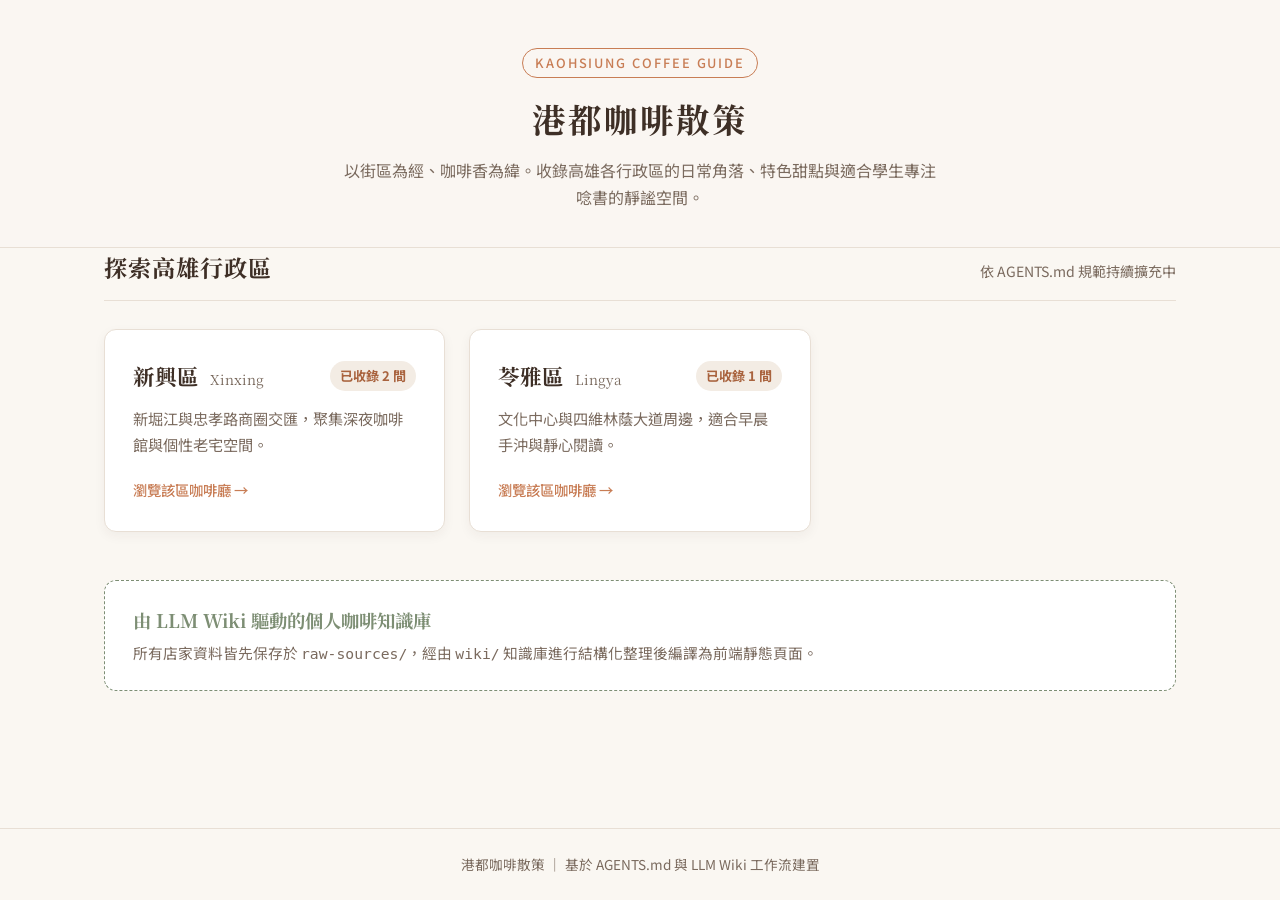
<file: index.html>
<!DOCTYPE html>
<html lang="zh-Hant">
<head>
  <meta charset="UTF-8" />
  <meta name="viewport" content="width=device-width, initial-scale=1.0" />
  <title>港都咖啡散策｜高雄地區咖啡廳分布誌</title>
  <link rel="stylesheet" href="css/style.css" />
</head>
<body>
  <header class="site-header">
    <div class="container">
      <span class="site-badge">KAOHSIUNG COFFEE GUIDE</span>
      <h1 class="site-title">港都咖啡散策</h1>
      <p class="site-subtitle">
        以街區為經、咖啡香為緯。收錄高雄各行政區的日常角落、特色甜點與適合學生專注唸書的靜謐空間。
      </p>
    </div>
  </header>

  <main class="container">
    <div class="section-heading">
      <h2>探索高雄行政區</h2>
      <span>依 AGENTS.md 規範持續擴充中</span>
    </div>

    <section class="district-grid">
      <!-- 新興區 -->
      <a href="districts/xinxing.html" class="district-card">
        <div>
          <div class="district-card-top">
            <h3 class="district-name">新興區 <span class="district-en">Xinxing</span></h3>
            <span class="count-badge">已收錄 2 間</span>
          </div>
          <p class="district-desc">新堀江與忠孝路商圈交匯，聚集深夜咖啡館與個性老宅空間。</p>
        </div>
        <span class="district-link">瀏覽該區咖啡廳 →</span>
      </a>

      <!-- 苓雅區 -->
      <a href="districts/lingya.html" class="district-card">
        <div>
          <div class="district-card-top">
            <h3 class="district-name">苓雅區 <span class="district-en">Lingya</span></h3>
            <span class="count-badge">已收錄 1 間</span>
          </div>
          <p class="district-desc">文化中心與四維林蔭大道周邊，適合早晨手沖與靜心閱讀。</p>
        </div>
        <span class="district-link">瀏覽該區咖啡廳 →</span>
      </a>
    </section>

    <aside class="wiki-banner">
      <div class="wiki-banner-text">
        <h3>由 LLM Wiki 驅動的個人咖啡知識庫</h3>
        <p>所有店家資料皆先保存於 <code>raw-sources/</code>，經由 <code>wiki/</code> 知識庫進行結構化整理後編譯為前端靜態頁面。</p>
      </div>
    </aside>
  </main>

  <footer class="site-footer">
    <div class="container">
      <p>港都咖啡散策 ｜ 基於 AGENTS.md 與 LLM Wiki 工作流建置</p>
    </div>
  </footer>
</body>
</html>
</file>
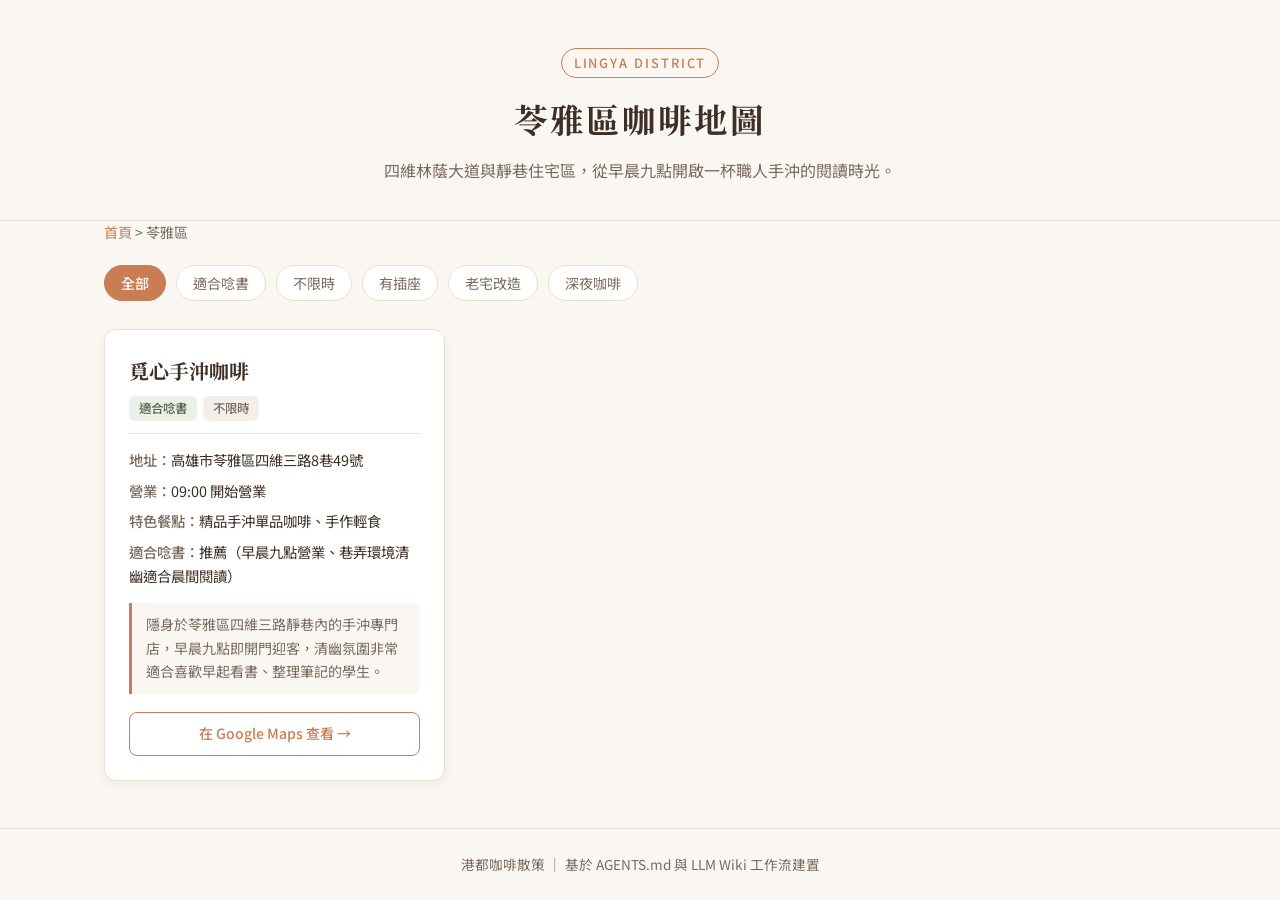
<file: districts/lingya.html>
<!DOCTYPE html>
<html lang="zh-Hant">
<head>
  <meta charset="UTF-8" />
  <meta name="viewport" content="width=device-width, initial-scale=1.0" />
  <title>苓雅區咖啡廳｜港都咖啡散策</title>
  <link rel="stylesheet" href="../css/style.css" />
</head>
<body>
  <header class="site-header">
    <div class="container">
      <span class="site-badge">LINGYA DISTRICT</span>
      <h1 class="site-title">苓雅區咖啡地圖</h1>
      <p class="site-subtitle">四維林蔭大道與靜巷住宅區，從早晨九點開啟一杯職人手沖的閱讀時光。</p>
    </div>
  </header>

  <main class="container">
    <nav class="breadcrumb" aria-label="麵包屑導覽">
      <a href="../index.html">首頁</a> &gt; <span>苓雅區</span>
    </nav>

    <div class="filter-bar" role="group" aria-label="特色標籤篩選">
      <button class="filter-btn active" data-filter="all">全部</button>
      <button class="filter-btn" data-filter="適合唸書">適合唸書</button>
      <button class="filter-btn" data-filter="不限時">不限時</button>
      <button class="filter-btn" data-filter="有插座">有插座</button>
      <button class="filter-btn" data-filter="老宅改造">老宅改造</button>
      <button class="filter-btn" data-filter="深夜咖啡">深夜咖啡</button>
    </div>

    <section class="cafe-grid">
      <!-- 卡片 1：覓心手沖咖啡 -->
      <article class="cafe-card" data-tags="適合唸書,不限時">
        <div>
          <div class="cafe-header">
            <h3 class="cafe-name">覓心手沖咖啡</h3>
            <div class="cafe-tags">
              <span class="tag study-tag">適合唸書</span>
              <span class="tag">不限時</span>
            </div>
          </div>
          <ul class="cafe-info">
            <li><strong>地址：</strong>高雄市苓雅區四維三路8巷49號</li>
            <li><strong>營業：</strong>09:00 開始營業</li>
            <li><strong>特色餐點：</strong>精品手沖單品咖啡、手作輕食</li>
            <li><strong>適合唸書：</strong>推薦（早晨九點營業、巷弄環境清幽適合晨間閱讀）</li>
          </ul>
          <p class="cafe-note">
            隱身於苓雅區四維三路靜巷內的手沖專門店，早晨九點即開門迎客，清幽氛圍非常適合喜歡早起看書、整理筆記的學生。
          </p>
        </div>
        <a href="https://share.google/qqJbCjkwXvNFiRGJg" target="_blank" rel="noopener" class="btn-map">
          在 Google Maps 查看 →
        </a>
      </article>
    </section>

    <div id="empty-state" class="empty-state">
      目前此分類下尚無收錄店家，請切換其他特色標籤瀏覽。
    </div>
  </main>

  <footer class="site-footer">
    <div class="container">
      <p>港都咖啡散策 ｜ 基於 AGENTS.md 與 LLM Wiki 工作流建置</p>
    </div>
  </footer>

  <script src="../js/filter.js"></script>
</body>
</html>
</file>
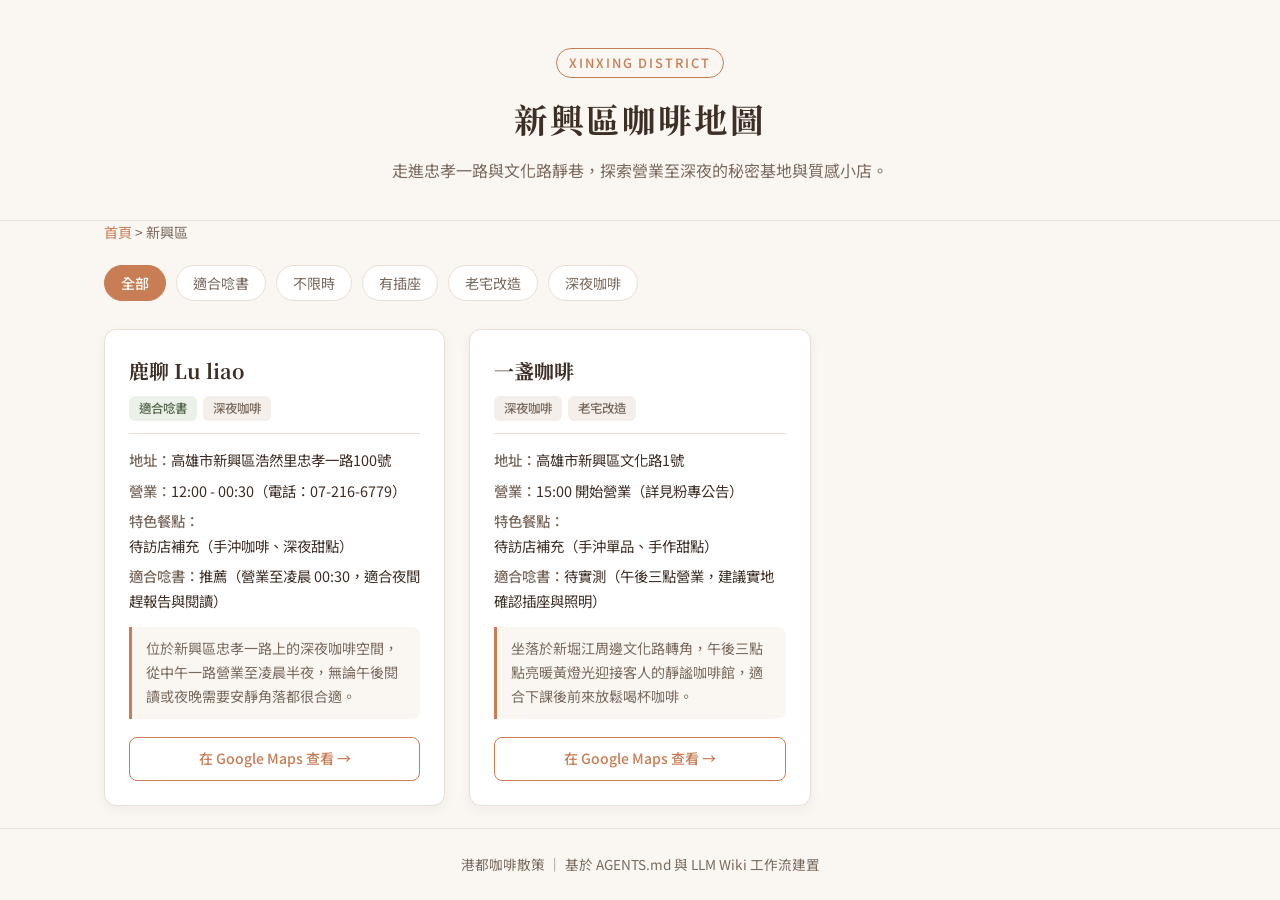
<file: districts/xinxing.html>
<!DOCTYPE html>
<html lang="zh-Hant">
<head>
  <meta charset="UTF-8" />
  <meta name="viewport" content="width=device-width, initial-scale=1.0" />
  <title>新興區咖啡廳｜港都咖啡散策</title>
  <link rel="stylesheet" href="../css/style.css" />
</head>
<body>
  <header class="site-header">
    <div class="container">
      <span class="site-badge">XINXING DISTRICT</span>
      <h1 class="site-title">新興區咖啡地圖</h1>
      <p class="site-subtitle">走進忠孝一路與文化路靜巷，探索營業至深夜的秘密基地與質感小店。</p>
    </div>
  </header>

  <main class="container">
    <nav class="breadcrumb" aria-label="麵包屑導覽">
      <a href="../index.html">首頁</a> &gt; <span>新興區</span>
    </nav>

    <div class="filter-bar" role="group" aria-label="特色標籤篩選">
      <button class="filter-btn active" data-filter="all">全部</button>
      <button class="filter-btn" data-filter="適合唸書">適合唸書</button>
      <button class="filter-btn" data-filter="不限時">不限時</button>
      <button class="filter-btn" data-filter="有插座">有插座</button>
      <button class="filter-btn" data-filter="老宅改造">老宅改造</button>
      <button class="filter-btn" data-filter="深夜咖啡">深夜咖啡</button>
    </div>

    <section class="cafe-grid">
      <!-- 卡片 1：鹿聊 Lu liao -->
      <article class="cafe-card" data-tags="深夜咖啡,適合唸書">
        <div>
          <div class="cafe-header">
            <h3 class="cafe-name">鹿聊 Lu liao</h3>
            <div class="cafe-tags">
              <span class="tag study-tag">適合唸書</span>
              <span class="tag">深夜咖啡</span>
            </div>
          </div>
          <ul class="cafe-info">
            <li><strong>地址：</strong>高雄市新興區浩然里忠孝一路100號</li>
            <li><strong>營業：</strong>12:00 - 00:30（電話：07-216-6779）</li>
            <li><strong>特色餐點：</strong>待訪店補充（手沖咖啡、深夜甜點）</li>
            <li><strong>適合唸書：</strong>推薦（營業至凌晨 00:30，適合夜間趕報告與閱讀）</li>
          </ul>
          <p class="cafe-note">
            位於新興區忠孝一路上的深夜咖啡空間，從中午一路營業至凌晨半夜，無論午後閱讀或夜晚需要安靜角落都很合適。
          </p>
        </div>
        <a href="https://share.google/HiWwGSJH3VzwevH25" target="_blank" rel="noopener" class="btn-map">
          在 Google Maps 查看 →
        </a>
      </article>

      <!-- 卡片 2：一盞咖啡 -->
      <article class="cafe-card" data-tags="深夜咖啡,老宅改造">
        <div>
          <div class="cafe-header">
            <h3 class="cafe-name">一盞咖啡</h3>
            <div class="cafe-tags">
              <span class="tag">深夜咖啡</span>
              <span class="tag">老宅改造</span>
            </div>
          </div>
          <ul class="cafe-info">
            <li><strong>地址：</strong>高雄市新興區文化路1號</li>
            <li><strong>營業：</strong>15:00 開始營業（詳見粉專公告）</li>
            <li><strong>特色餐點：</strong>待訪店補充（手沖單品、手作甜點）</li>
            <li><strong>適合唸書：</strong>待實測（午後三點營業，建議實地確認插座與照明）</li>
          </ul>
          <p class="cafe-note">
            坐落於新堀江周邊文化路轉角，午後三點點亮暖黃燈光迎接客人的靜謐咖啡館，適合下課後前來放鬆喝杯咖啡。
          </p>
        </div>
        <a href="https://share.google/ND88yDCgl47oaykYu" target="_blank" rel="noopener" class="btn-map">
          在 Google Maps 查看 →
        </a>
      </article>
    </section>

    <div id="empty-state" class="empty-state">
      目前此分類下尚無收錄店家，請切換其他特色標籤瀏覽。
    </div>
  </main>

  <footer class="site-footer">
    <div class="container">
      <p>港都咖啡散策 ｜ 基於 AGENTS.md 與 LLM Wiki 工作流建置</p>
    </div>
  </footer>

  <script src="../js/filter.js"></script>
</body>
</html>
</file>
<file: css/style.css>
@import url('https://fonts.googleapis.com/css2?family=Noto+Sans+TC:wght@400;500;700&family=Noto+Serif+TC:wght@600;700&display=swap');

:root {
  --bg-paper: #FAF7F2;
  --bg-card: #FFFFFF;
  --text-primary: #3E2F26;
  --text-secondary: #7A6A5E;
  --accent-caramel: #C87D55;
  --accent-caramel-dark: #A9633E;
  --accent-matcha: #7D8E74;
  --border-warm: #E8DFD5;
  --shadow-warm: 0 4px 12px rgba(62, 47, 38, 0.05);
  --shadow-hover: 0 8px 20px rgba(62, 47, 38, 0.1);
}

* {
  box-sizing: border-box;
  margin: 0;
  padding: 0;
}

body {
  background-color: var(--bg-paper);
  background-image: radial-gradient(#E8DFD5 0.6px, transparent 0.6px);
  background-size: 20px 20px;
  color: var(--text-primary);
  font-family: 'Noto Sans TC', -apple-system, BlinkMacSystemFont, sans-serif;
  line-height: 1.7;
  min-height: 100vh;
  display: flex;
  flex-direction: column;
}

h1, h2, h3, .serif {
  font-family: 'Noto Serif TC', serif;
  color: var(--text-primary);
}

a {
  color: inherit;
  text-decoration: none;
}

.container {
  width: 100%;
  max-width: 1120px;
  margin: 0 auto;
  padding: 0 24px;
}

/* Header */
.site-header {
  background-color: rgba(250, 247, 242, 0.92);
  border-bottom: 1px solid var(--border-warm);
  padding: 48px 0 36px;
  text-align: center;
}

.site-badge {
  display: inline-block;
  font-size: 0.8rem;
  letter-spacing: 0.15em;
  color: var(--accent-caramel);
  border: 1px solid var(--accent-caramel);
  padding: 3px 12px;
  border-radius: 999px;
  margin-bottom: 12px;
  font-weight: 500;
}

.site-title {
  font-size: 2.1rem;
  font-weight: 700;
  letter-spacing: 0.06em;
  margin-bottom: 10px;
}

.site-subtitle {
  color: var(--text-secondary);
  font-size: 1rem;
  max-width: 600px;
  margin: 0 auto;
}

/* Main */
main {
  flex: 1;
  padding: 40px 0 64px;
}

.section-heading {
  display: flex;
  align-items: baseline;
  justify-content: space-between;
  border-bottom: 1px solid var(--border-warm);
  padding-bottom: 12px;
  margin-bottom: 28px;
}

.section-heading h2 {
  font-size: 1.45rem;
  letter-spacing: 0.04em;
}

.section-heading span {
  font-size: 0.88rem;
  color: var(--text-secondary);
}

/* District Grid (Index) */
.district-grid {
  display: grid;
  grid-template-columns: repeat(auto-fill, minmax(310px, 1fr));
  gap: 24px;
  margin-bottom: 48px;
}

.district-card {
  background-color: var(--bg-card);
  border: 1px solid var(--border-warm);
  border-radius: 12px;
  padding: 28px;
  box-shadow: var(--shadow-warm);
  transition: transform 0.25s ease, box-shadow 0.25s ease, border-color 0.25s ease;
  display: flex;
  flex-direction: column;
  justify-content: space-between;
}

.district-card:hover {
  transform: translateY(-4px);
  box-shadow: var(--shadow-hover);
  border-color: var(--accent-caramel);
}

.district-card-top {
  display: flex;
  justify-content: space-between;
  align-items: center;
  margin-bottom: 12px;
}

.district-name {
  font-size: 1.35rem;
  font-weight: 700;
}

.district-en {
  font-size: 0.85rem;
  color: var(--text-secondary);
  font-weight: 400;
  margin-left: 6px;
}

.count-badge {
  background-color: #F3ECE4;
  color: var(--accent-caramel-dark);
  font-size: 0.82rem;
  font-weight: 700;
  padding: 4px 10px;
  border-radius: 999px;
}

.district-desc {
  color: var(--text-secondary);
  font-size: 0.95rem;
  margin-bottom: 20px;
}

.district-link {
  color: var(--accent-caramel);
  font-size: 0.9rem;
  font-weight: 500;
  display: inline-flex;
  align-items: center;
  gap: 4px;
}

/* Wiki Info Banner on Index */
.wiki-banner {
  background-color: var(--bg-card);
  border: 1px dashed var(--accent-matcha);
  border-radius: 12px;
  padding: 24px 28px;
  display: flex;
  flex-wrap: wrap;
  align-items: center;
  justify-content: space-between;
  gap: 16px;
}

.wiki-banner-text h3 {
  font-size: 1.15rem;
  color: var(--accent-matcha);
  margin-bottom: 4px;
}

.wiki-banner-text p {
  font-size: 0.92rem;
  color: var(--text-secondary);
}

/* Breadcrumb & District Header */
.breadcrumb {
  font-size: 0.88rem;
  color: var(--text-secondary);
  margin-bottom: 20px;
}

.breadcrumb a {
  color: var(--accent-caramel);
}

.breadcrumb a:hover {
  text-decoration: underline;
}

/* Filter Bar */
.filter-bar {
  display: flex;
  flex-wrap: wrap;
  gap: 10px;
  margin-bottom: 28px;
}

.filter-btn {
  background-color: var(--bg-card);
  border: 1px solid var(--border-warm);
  color: var(--text-secondary);
  padding: 7px 16px;
  border-radius: 999px;
  font-size: 0.88rem;
  font-family: inherit;
  cursor: pointer;
  transition: all 0.2s ease;
}

.filter-btn:hover {
  border-color: var(--accent-caramel);
  color: var(--text-primary);
}

.filter-btn.active {
  background-color: var(--accent-caramel);
  border-color: var(--accent-caramel);
  color: #FFFFFF;
  font-weight: 500;
}

/* Cafe Grid & Cards */
.cafe-grid {
  display: grid;
  grid-template-columns: repeat(auto-fill, minmax(310px, 1fr));
  gap: 24px;
}

.cafe-card {
  background-color: var(--bg-card);
  border: 1px solid var(--border-warm);
  border-radius: 12px;
  padding: 24px;
  box-shadow: var(--shadow-warm);
  display: flex;
  flex-direction: column;
  justify-content: space-between;
  transition: transform 0.2s ease, box-shadow 0.2s ease;
}

.cafe-card:hover {
  transform: translateY(-3px);
  box-shadow: var(--shadow-hover);
}

.cafe-card.hidden {
  display: none;
}

.cafe-header {
  margin-bottom: 14px;
  padding-bottom: 12px;
  border-bottom: 1px solid var(--border-warm);
}

.cafe-name {
  font-size: 1.25rem;
  font-weight: 700;
  margin-bottom: 8px;
}

.cafe-tags {
  display: flex;
  flex-wrap: wrap;
  gap: 6px;
}

.tag {
  font-size: 0.78rem;
  padding: 2px 10px;
  border-radius: 6px;
  background-color: #F4EFEA;
  color: var(--text-secondary);
  font-weight: 500;
}

.tag.study-tag {
  background-color: #EBF0E8;
  color: #53664A;
}

.cafe-info {
  list-style: none;
  font-size: 0.9rem;
  margin-bottom: 14px;
}

.cafe-info li {
  margin-bottom: 6px;
  color: var(--text-primary);
}

.cafe-info strong {
  color: var(--text-secondary);
  font-weight: 500;
}

.cafe-note {
  background-color: #FAF7F2;
  border-left: 3px solid var(--accent-caramel);
  padding: 10px 14px;
  font-size: 0.88rem;
  color: var(--text-secondary);
  border-radius: 0 8px 8px 0;
  margin-bottom: 18px;
}

.btn-map {
  display: inline-block;
  text-align: center;
  width: 100%;
  padding: 9px 14px;
  border: 1px solid var(--accent-caramel);
  color: var(--accent-caramel);
  border-radius: 8px;
  font-size: 0.88rem;
  font-weight: 500;
  transition: all 0.2s ease;
}

.btn-map:hover {
  background-color: var(--accent-caramel);
  color: #FFFFFF;
}

.empty-state {
  display: none;
  text-align: center;
  padding: 48px 20px;
  color: var(--text-secondary);
  background-color: var(--bg-card);
  border: 1px dashed var(--border-warm);
  border-radius: 12px;
}

.empty-state.visible {
  display: block;
}

/* Footer */
.site-footer {
  border-top: 1px solid var(--border-warm);
  padding: 24px 0;
  text-align: center;
  font-size: 0.85rem;
  color: var(--text-secondary);
}

@media (max-width: 640px) {
  .site-title {
    font-size: 1.65rem;
  }
  .site-header {
    padding: 36px 0 28px;
  }
}
</file>
